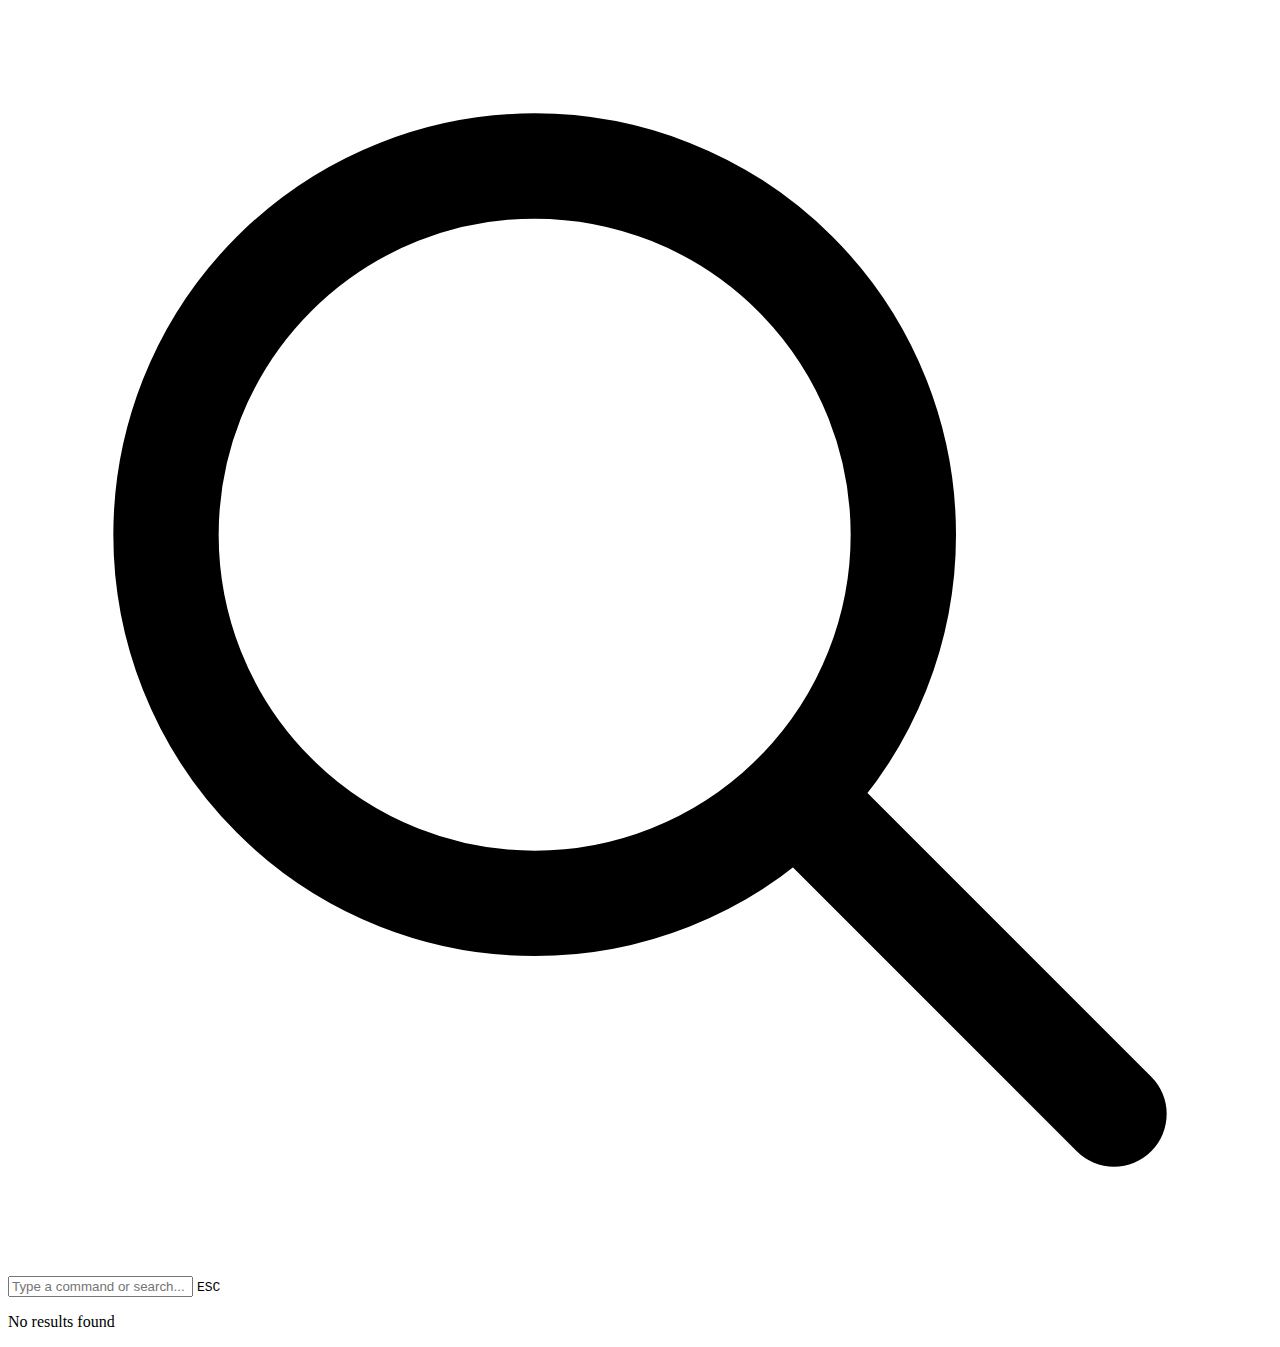
<file: target/classes/templates/fragments/command-palette.html>
<!doctype html>
<html xmlns:th="http://www.thymeleaf.org" xmlns:x-transition="http://www.w3.org/1999/xhtml">
<body>

<!-- Command Palette (Cmd+K) -->
<div th:fragment="commandPalette"
	 x-show="$store.cmd.open" x-cloak
	 @keydown.escape.window="$store.cmd.close()"
	 class="fixed inset-0 z-[200] flex items-start justify-center pt-[20vh] px-4">

	<!-- Backdrop -->
	<div x-show="$store.cmd.open"
		 x-transition:enter="transition-opacity ease-out duration-150" x-transition:enter-start="opacity-0" x-transition:enter-end="opacity-100"
		 x-transition:leave="transition-opacity ease-in duration-100" x-transition:leave-start="opacity-100" x-transition:leave-end="opacity-0"
		 class="absolute inset-0 cmd-backdrop" @click="$store.cmd.close()"></div>

	<!-- Panel -->
	<div x-show="$store.cmd.open"
		 x-transition:enter="transition ease-out duration-150" x-transition:enter-start="opacity-0 scale-95 -translate-y-2" x-transition:enter-end="opacity-100 scale-100 translate-y-0"
		 x-transition:leave="transition ease-in duration-100" x-transition:leave-start="opacity-100 scale-100 translate-y-0" x-transition:leave-end="opacity-0 scale-95 -translate-y-2"
		 class="relative w-full max-w-lg bg-surface-2 border border-border-strong rounded-xl shadow-2xl overflow-hidden"
		 x-data="commandPalette()" x-init="$watch('$store.cmd.open', v => { if(v) { query=''; selectedIndex=0; $nextTick(() => $refs.cmdInput?.focus()); } })">

		<!-- Search input -->
		<div class="flex items-center gap-3 px-4 py-3 border-b border-border-subtle">
			<svg class="w-4 h-4 text-text-tertiary flex-shrink-0" fill="none" viewBox="0 0 24 24" stroke="currentColor"><path stroke-linecap="round" stroke-linejoin="round" stroke-width="2" d="M21 21l-6-6m2-5a7 7 0 11-14 0 7 7 0 0114 0z"/></svg>
			<input x-ref="cmdInput" x-model="query" type="text" placeholder="Type a command or search..."
				   @keydown.arrow-down.prevent="selectedIndex = Math.min(selectedIndex + 1, filteredCommands.length - 1)"
				   @keydown.arrow-up.prevent="selectedIndex = Math.max(selectedIndex - 1, 0)"
				   @keydown.enter.prevent="if(filteredCommands[selectedIndex]) run(filteredCommands[selectedIndex])"
				   class="flex-1 bg-transparent text-sm text-text-primary placeholder-text-tertiary outline-none">
			<kbd class="inline-flex items-center px-1.5 py-0.5 rounded text-[10px] font-medium bg-surface-4 text-text-tertiary border border-border-strong">ESC</kbd>
		</div>

		<!-- Results -->
		<div class="max-h-[300px] overflow-y-auto py-1">
			<template x-for="(cmd, i) in filteredCommands" :key="cmd.id">
				<button @click="run(cmd)" @mouseenter="selectedIndex = i"
						class="w-full flex items-center gap-3 px-4 py-2.5 text-left transition-colors duration-75"
						:class="i === selectedIndex ? 'bg-accent-muted text-text-primary' : 'text-text-secondary hover:bg-surface-3'">
					<div class="w-5 h-5 flex items-center justify-center flex-shrink-0 opacity-70" x-html="cmd.icon"></div>
					<span class="flex-1 text-sm" x-text="cmd.label"></span>
					<span x-show="cmd.shortcut" class="text-[10px] text-text-tertiary font-mono" x-text="cmd.shortcut"></span>
				</button>
			</template>
			<div x-show="filteredCommands.length === 0" class="px-4 py-8 text-center">
				<p class="text-sm text-text-tertiary">No results found</p>
			</div>
		</div>
	</div>
</div>

</body>
</html>
</file>
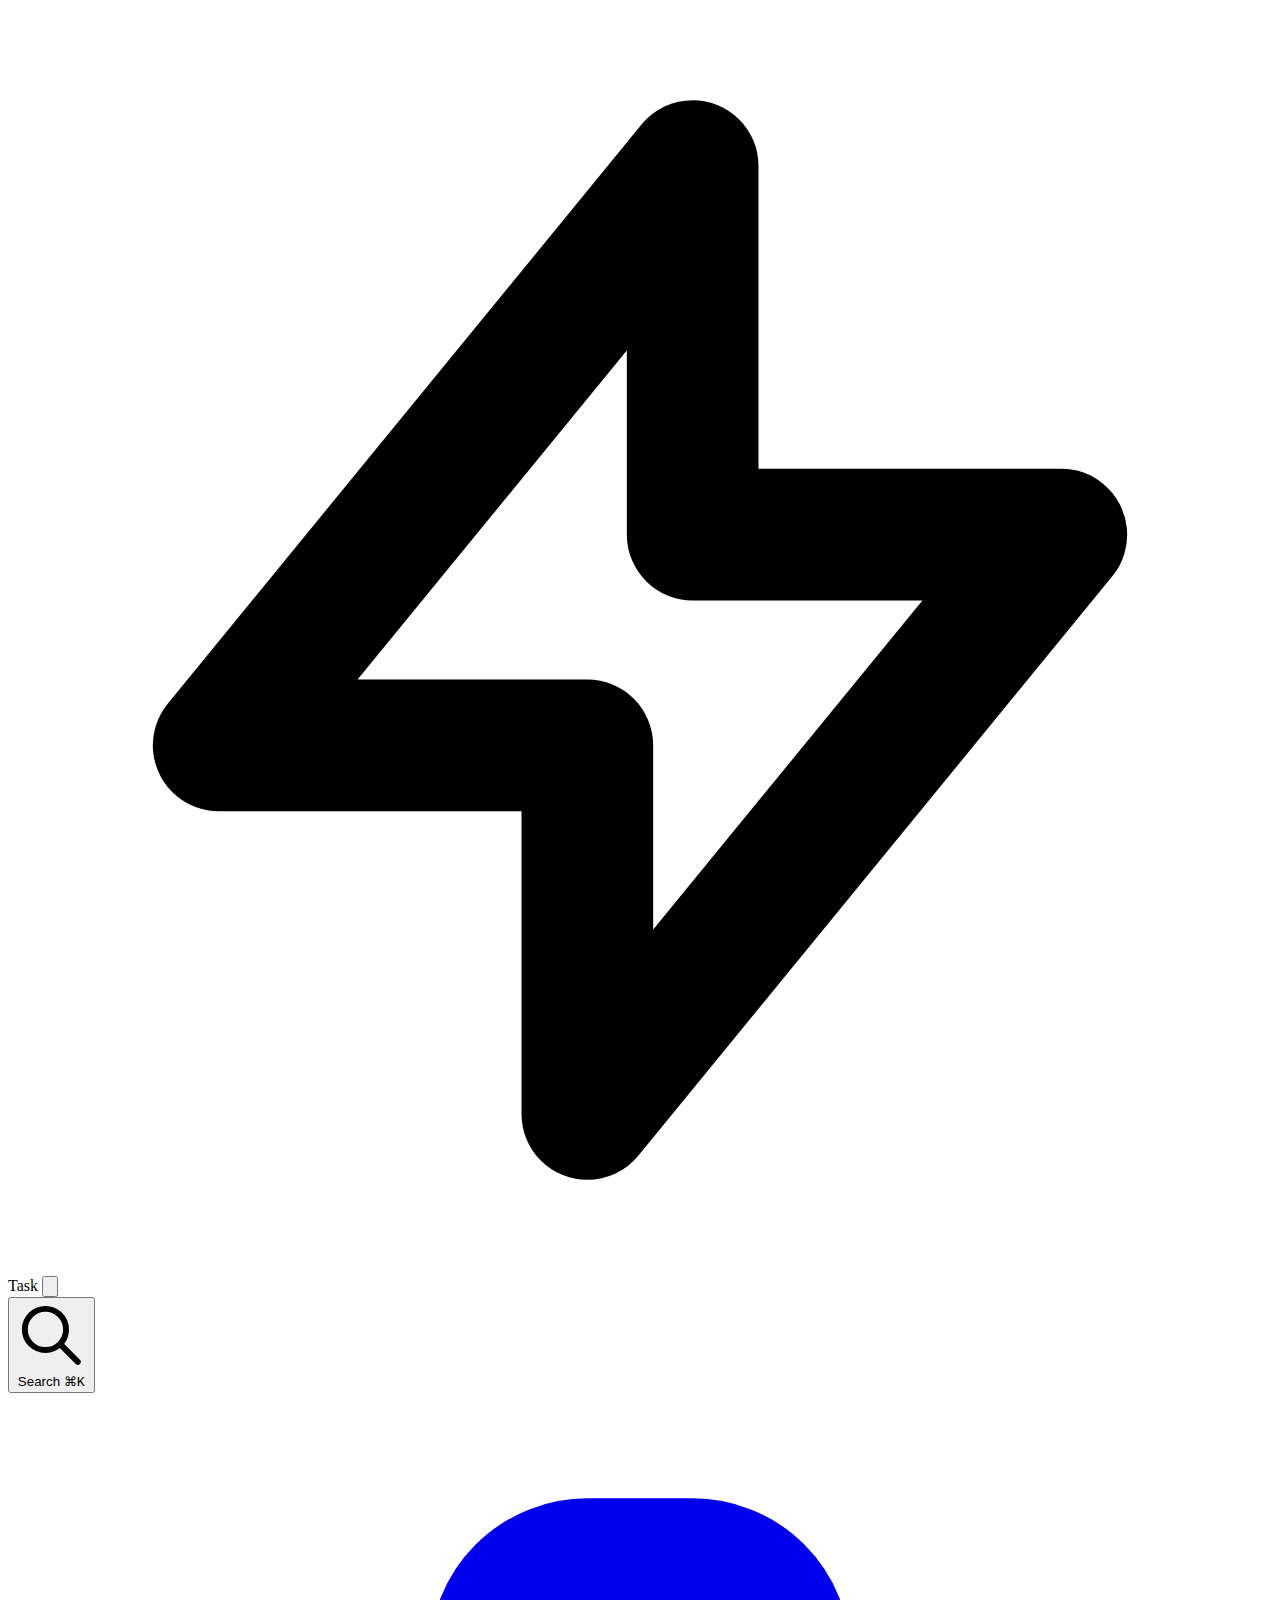
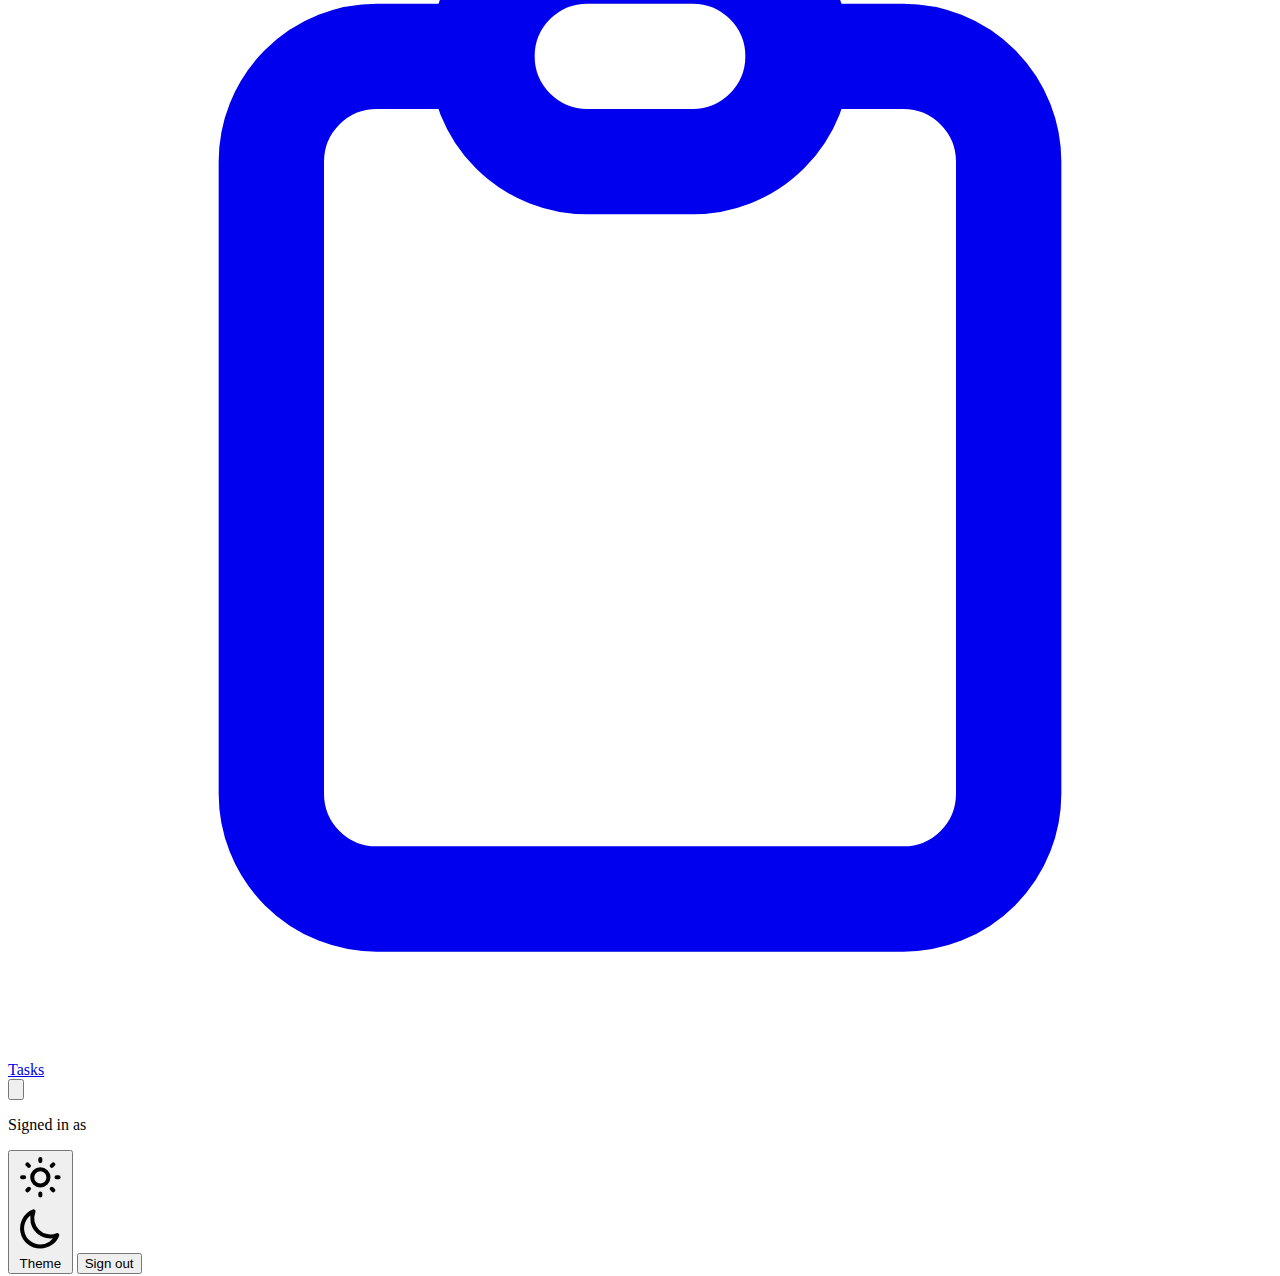
<file: target/classes/templates/fragments/sidebar.html>
<!doctype html>
<html xmlns:th="http://www.thymeleaf.org">
<body>

<!-- Sidebar -->
<div th:fragment="sidebar" x-data>

	<!-- Mobile overlay -->
	<div x-show="$store.sidebar.mobileOpen" @click="$store.sidebar.mobileOpen = false"
		 x-transition:enter="transition-opacity ease-out duration-200" x-transition:enter-start="opacity-0" x-transition:enter-end="opacity-100"
		 x-transition:leave="transition-opacity ease-in duration-150" x-transition:leave-start="opacity-100" x-transition:leave-end="opacity-0"
		 class="sidebar-overlay lg:hidden" x-cloak aria-hidden="true"></div>

	<aside class="fixed inset-y-0 left-0 z-40 w-[240px] bg-surface-1 border-r border-border flex flex-col
				  transition-transform duration-200 ease-out
				  -translate-x-full lg:translate-x-0"
		   :class="$store.sidebar.mobileOpen && 'translate-x-0'"
		   role="navigation" aria-label="Main navigation">

		<!-- Workspace header -->
		<div class="flex items-center gap-3 px-5 h-14 border-b border-border-subtle shrink-0">
			<div class="w-7 h-7 bg-accent rounded-lg flex items-center justify-center flex-shrink-0" aria-hidden="true">
				<svg class="w-4 h-4 text-white" fill="none" viewBox="0 0 24 24" stroke="currentColor"><path stroke-linecap="round" stroke-linejoin="round" stroke-width="2.5" d="M13 10V3L4 14h7v7l9-11h-7z"/></svg>
			</div>
			<span class="text-sm font-semibold text-text-primary tracking-tight">Task</span>
			<!-- Close button for mobile -->
			<button @click="$store.sidebar.mobileOpen = false" class="lg:hidden ml-auto p-1 rounded text-text-tertiary hover:text-text-primary transition-colors" aria-label="Close menu">
				<svg class="w-4 h-4" fill="none" viewBox="0 0 24 24" stroke="currentColor"><path stroke-linecap="round" stroke-linejoin="round" stroke-width="2" d="M6 18L18 6M6 6l12 12"/></svg>
			</button>
		</div>

		<!-- Navigation -->
		<nav class="flex-1 overflow-y-auto py-4 px-3 space-y-1" aria-label="Sidebar">
			<!-- Search trigger -->
			<button @click="$store.cmd.open = true"
					class="sidebar-link w-full text-left mb-3 group" aria-label="Search, press Command K">
				<svg class="w-4 h-4" fill="none" viewBox="0 0 24 24" stroke="currentColor" aria-hidden="true"><path stroke-linecap="round" stroke-linejoin="round" stroke-width="2" d="M21 21l-6-6m2-5a7 7 0 11-14 0 7 7 0 0114 0z"/></svg>
				<span class="flex-1">Search</span>
				<kbd class="hidden group-hover:inline-flex items-center gap-0.5 px-1.5 py-0.5 rounded text-[10px] font-medium bg-surface-3 text-text-tertiary border border-border-strong">
					<span class="text-[9px]">&#8984;</span>K
				</kbd>
			</button>

			<div class="border-t border-border-subtle my-3" role="separator"></div>

			<!-- Main nav -->
			<template x-if="!$store.auth.isViewer">
				<a href="/ui" class="sidebar-link" :class="$store.nav.current === 'home' && 'active'" :aria-current="$store.nav.current === 'home' ? 'page' : false">
					<svg fill="none" viewBox="0 0 24 24" stroke="currentColor" aria-hidden="true"><path stroke-linecap="round" stroke-linejoin="round" stroke-width="2" d="M3 12l2-2m0 0l7-7 7 7M5 10v10a1 1 0 001 1h3m10-11l2 2m-2-2v10a1 1 0 01-1 1h-3m-6 0a1 1 0 001-1v-4a1 1 0 011-1h2a1 1 0 011 1v4a1 1 0 001 1m-6 0h6"/></svg>
					<span>Home</span>
				</a>
			</template>
			<a href="/ui/tasks" class="sidebar-link" :class="$store.nav.current === 'tasks' && 'active'" :aria-current="$store.nav.current === 'tasks' ? 'page' : false">
				<svg fill="none" viewBox="0 0 24 24" stroke="currentColor" aria-hidden="true"><path stroke-linecap="round" stroke-linejoin="round" stroke-width="2" d="M9 5H7a2 2 0 00-2 2v12a2 2 0 002 2h10a2 2 0 002-2V7a2 2 0 00-2-2h-2M9 5a2 2 0 002 2h2a2 2 0 002-2M9 5a2 2 0 012-2h2a2 2 0 012 2"/></svg>
				<span>Tasks</span>
			</a>

			<!-- Admin: Members -->
			<template x-if="$store.auth.isAdmin">
				<a href="/ui/users" class="sidebar-link" :class="$store.nav.current === 'users' && 'active'" :aria-current="$store.nav.current === 'users' ? 'page' : false">
					<svg fill="none" viewBox="0 0 24 24" stroke="currentColor" aria-hidden="true"><path stroke-linecap="round" stroke-linejoin="round" stroke-width="2" d="M12 4.354a4 4 0 110 5.292M15 21H3v-1a6 6 0 0112 0v1zm0 0h6v-1a6 6 0 00-9-5.197M13 7a4 4 0 11-8 0 4 4 0 018 0z"/></svg>
					<span>Members</span>
				</a>
			</template>

			<!-- Manager+: Activity -->
			<template x-if="$store.auth.canViewAudit">
				<a href="/ui/audit" class="sidebar-link" :class="$store.nav.current === 'audit' && 'active'" :aria-current="$store.nav.current === 'audit' ? 'page' : false">
					<svg fill="none" viewBox="0 0 24 24" stroke="currentColor" aria-hidden="true"><path stroke-linecap="round" stroke-linejoin="round" stroke-width="2" d="M12 8v4l3 3m6-3a9 9 0 11-18 0 9 9 0 0118 0z"/></svg>
					<span>Activity</span>
				</a>
			</template>
		</nav>

		<!-- User section -->
		<div class="border-t border-border-subtle p-3 shrink-0" x-data="{ open: false }">
			<button @click="open = !open"
					class="w-full flex items-center gap-3 px-3 py-2 rounded-lg text-text-secondary hover:text-text-primary hover:bg-surface-3 transition-colors duration-100"
					:aria-expanded="open" aria-haspopup="true">
				<div class="w-8 h-8 rounded-full bg-accent-muted text-accent flex items-center justify-center text-xs font-bold flex-shrink-0"
					 x-text="($store.auth.user?.email || 'U')[0].toUpperCase()" aria-hidden="true"></div>
				<span class="text-sm truncate flex-1 text-left" x-text="$store.auth.user?.email || 'User'"></span>
				<svg class="w-3 h-3 text-text-tertiary flex-shrink-0" fill="none" viewBox="0 0 24 24" stroke="currentColor" aria-hidden="true"><path stroke-linecap="round" stroke-linejoin="round" stroke-width="2" d="M8 9l4-4 4 4m0 6l-4 4-4-4"/></svg>
			</button>
			<!-- Popover -->
			<div x-show="open" @click.away="open = false"
				 x-transition:enter="transition ease-out duration-100" x-transition:enter-start="opacity-0 scale-95" x-transition:enter-end="opacity-100 scale-100"
				 x-transition:leave="transition ease-in duration-75" x-transition:leave-start="opacity-100 scale-100" x-transition:leave-end="opacity-0 scale-95"
				 class="absolute bottom-14 left-2 w-52 bg-surface-3 border border-border-strong rounded-lg shadow-xl py-1 z-50" x-cloak
				 role="menu" aria-label="User menu">
				<div class="px-3 py-2.5 border-b border-border-subtle">
					<p class="text-[11px] text-text-tertiary">Signed in as</p>
					<p class="text-xs text-text-primary truncate mt-0.5 font-medium" x-text="$store.auth.user?.email"></p>
					<span class="inline-flex items-center mt-1 px-1.5 py-0.5 rounded text-[10px] font-semibold bg-accent-muted text-accent" x-text="$store.auth.user?.role"></span>
				</div>
				<button @click="$store.theme.toggle()" class="w-full flex items-center justify-between px-3 py-2 text-xs text-text-secondary hover:bg-surface-4 transition-colors border-b border-border-subtle" role="menuitem">
					<span class="flex items-center gap-2">
						<svg x-show="$store.theme.mode === 'light'" class="w-3.5 h-3.5" fill="none" viewBox="0 0 24 24" stroke="currentColor" aria-hidden="true"><path stroke-linecap="round" stroke-linejoin="round" stroke-width="2" d="M12 3v1m0 16v1m9-9h-1M4 12H3m15.364 6.364l-.707-.707M6.343 6.343l-.707-.707m12.728 0l-.707.707M6.343 17.657l-.707.707M16 12a4 4 0 11-8 0 4 4 0 018 0z"/></svg>
						<svg x-show="$store.theme.mode === 'dark'" class="w-3.5 h-3.5" fill="none" viewBox="0 0 24 24" stroke="currentColor" aria-hidden="true"><path stroke-linecap="round" stroke-linejoin="round" stroke-width="2" d="M20.354 15.354A9 9 0 018.646 3.646 9.003 9.003 0 0012 21a9.003 9.003 0 008.354-5.646z"/></svg>
						Theme
					</span>
					<span x-text="$store.theme.mode === 'dark' ? 'Dark' : 'Light'"></span>
				</button>
				<button @click="$store.auth.logout()"
						class="w-full text-left px-3 py-2 text-xs text-red-400 hover:bg-red-500/10 hover:text-red-300 transition-colors" role="menuitem">
					Sign out
				</button>
			</div>
		</div>
	</aside>
</div>

</body>
</html>
</file>
